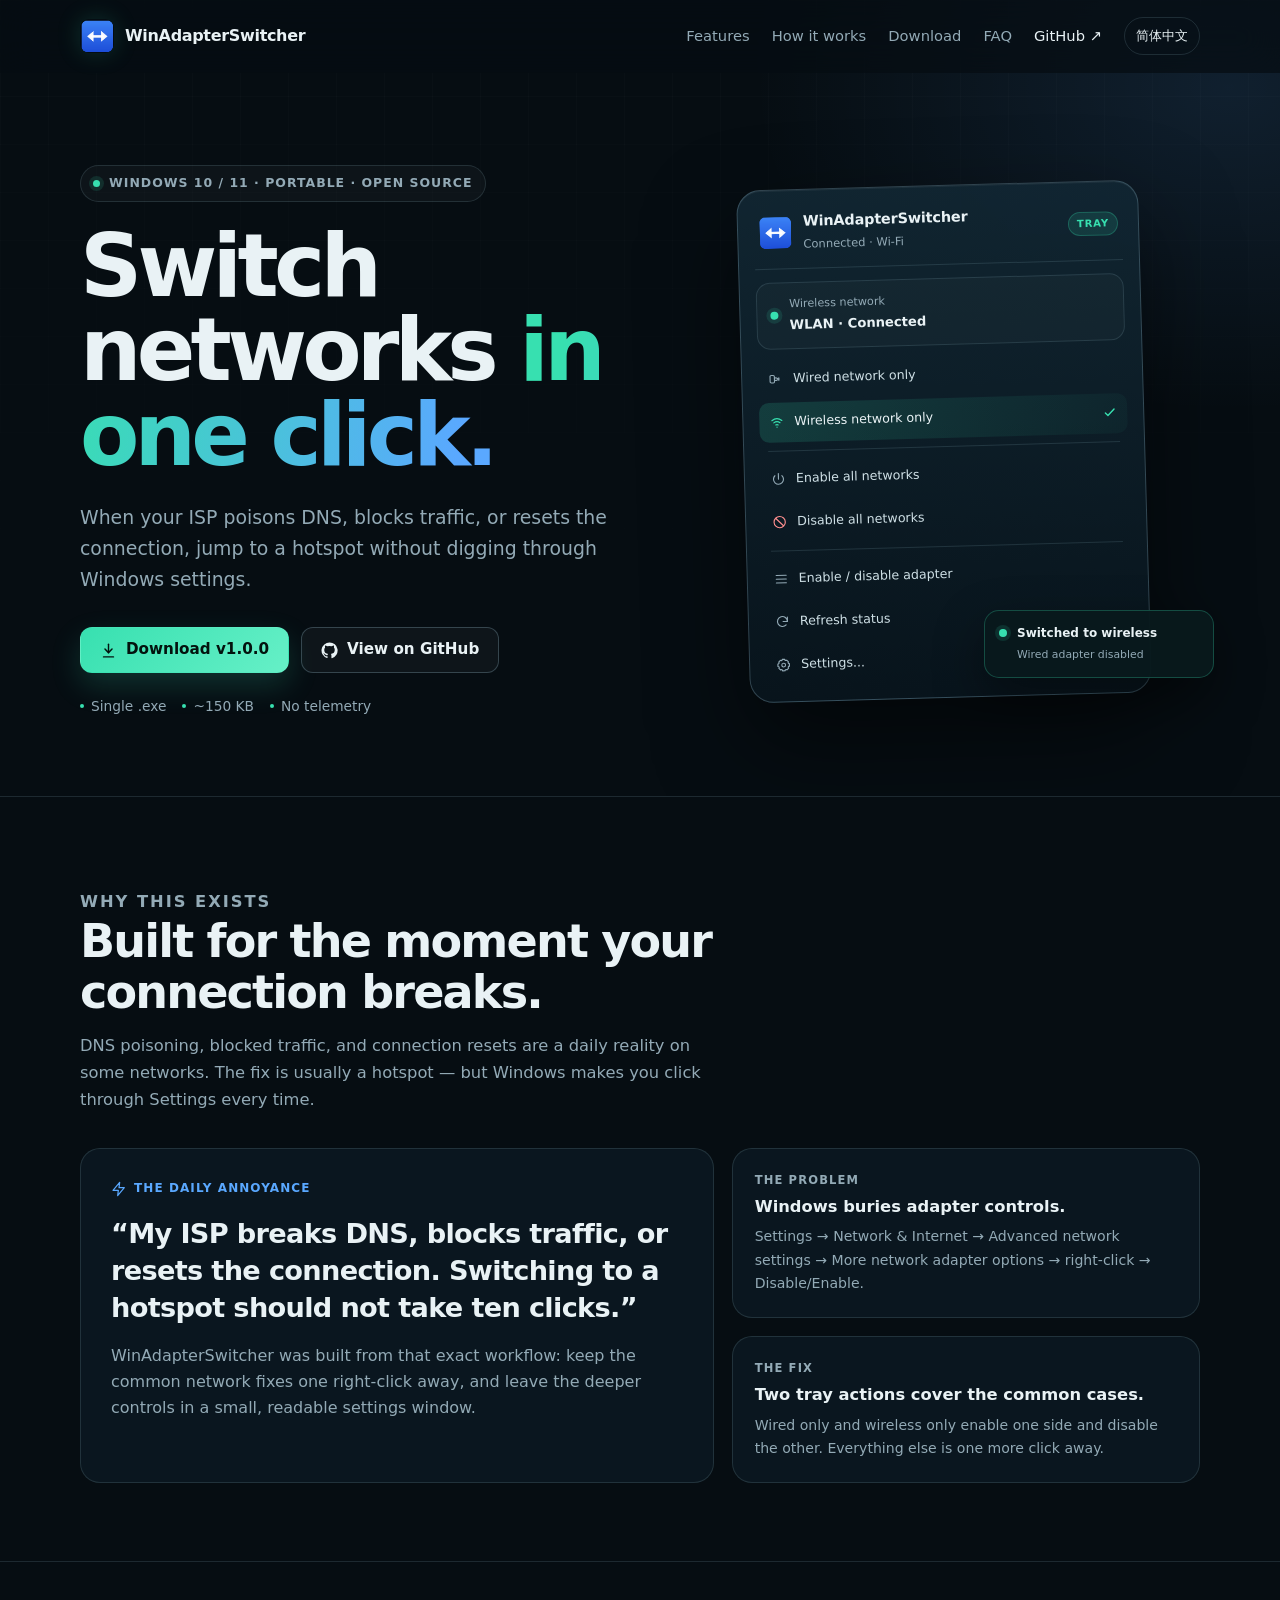
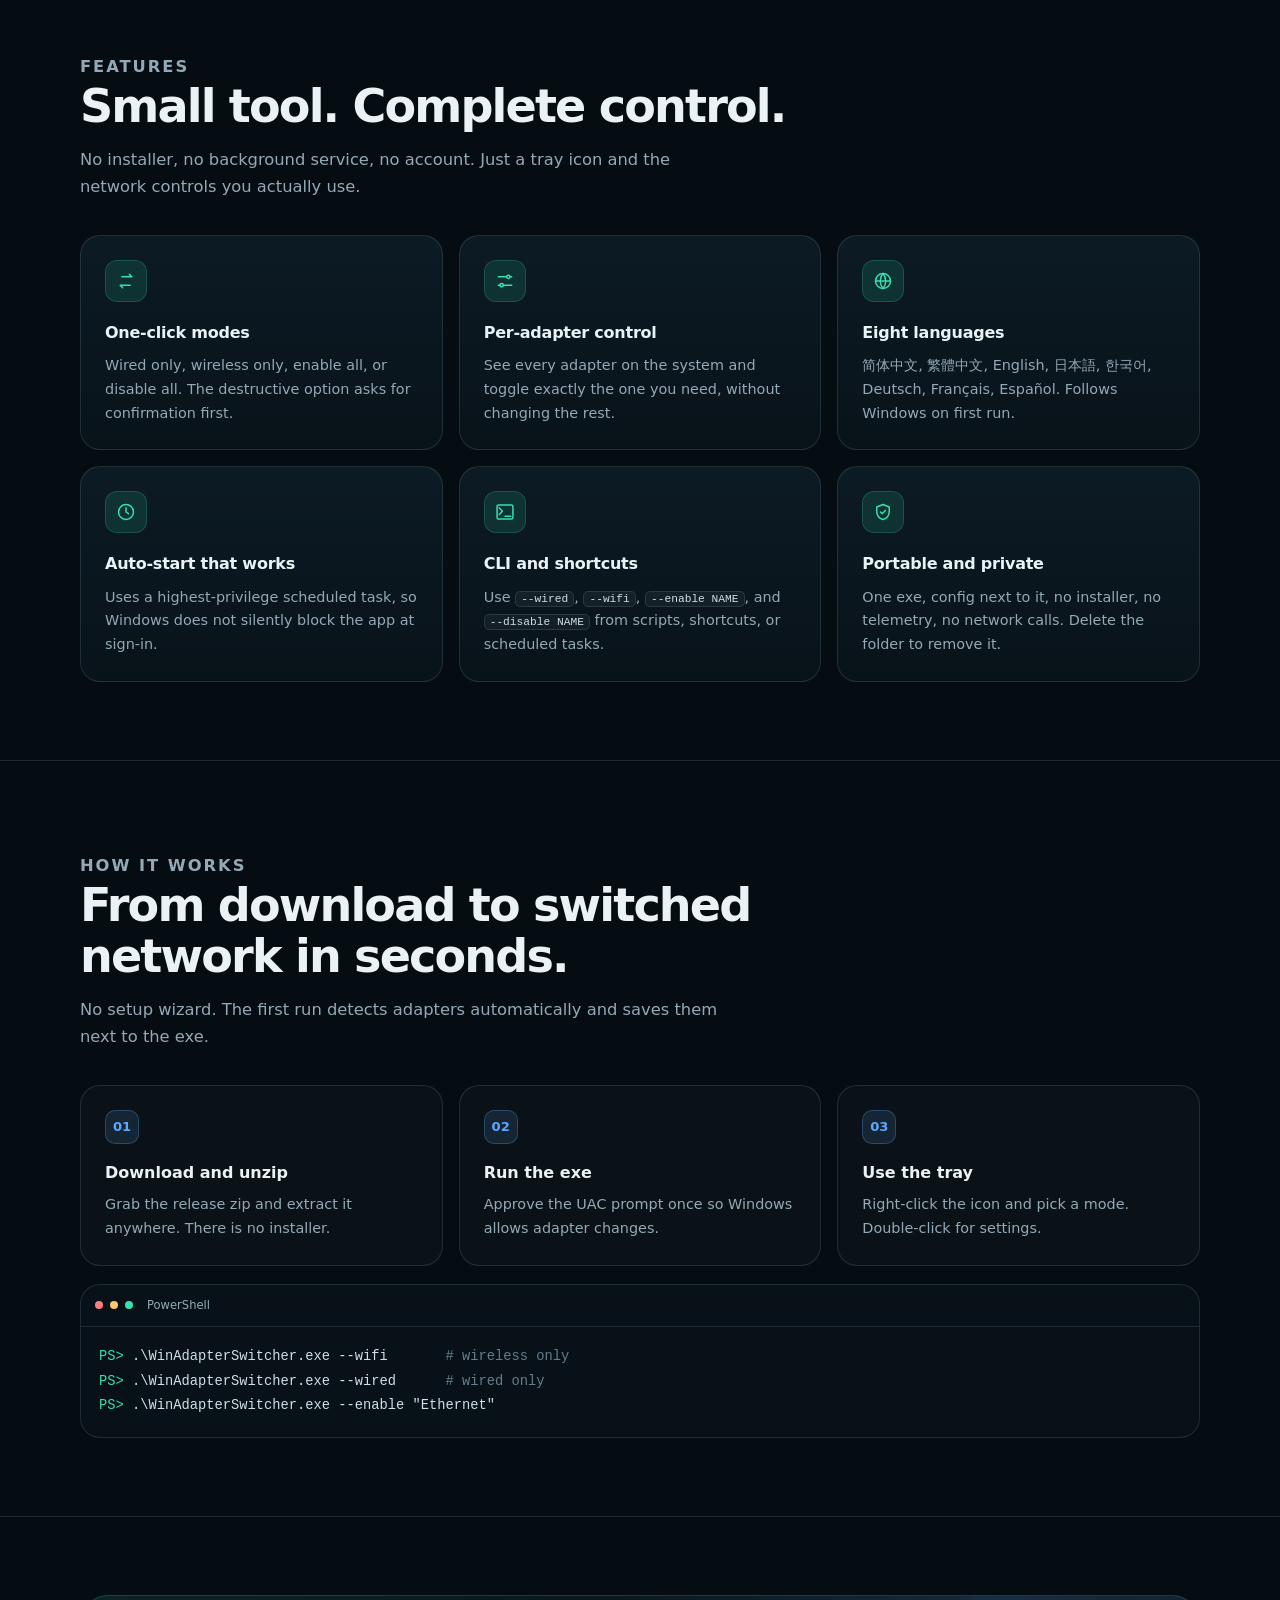
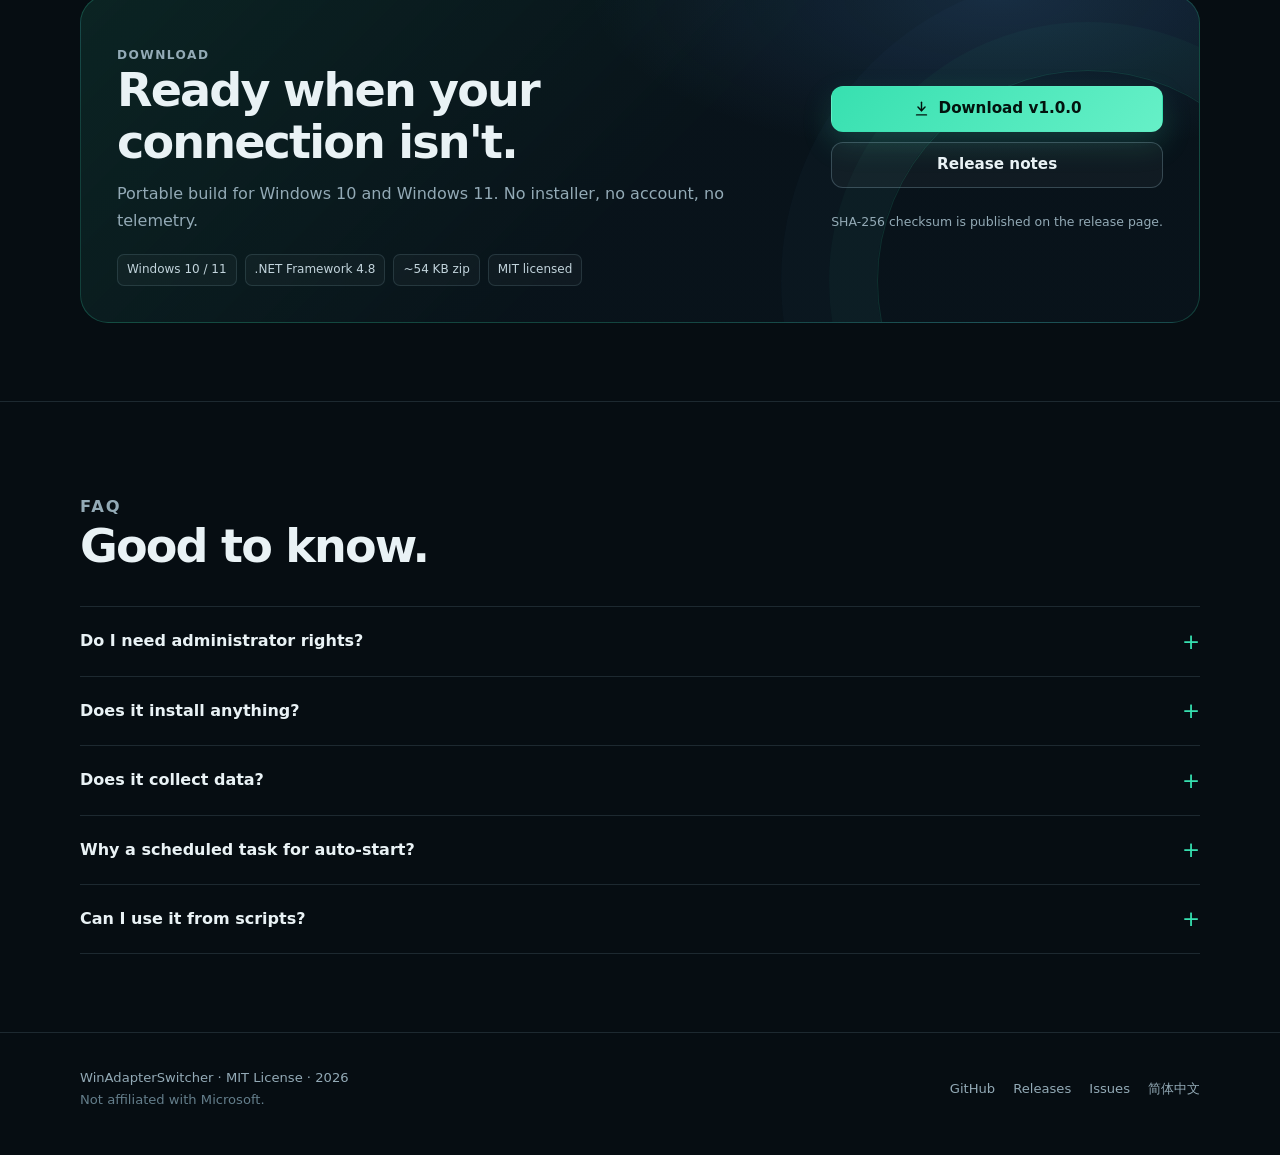
<file: docs/index.html>
<!doctype html>
<html lang="en">
<head>
    <meta charset="utf-8">
    <meta name="viewport" content="width=device-width, initial-scale=1">
    <title>WinAdapterSwitcher — One-click network switching for Windows</title>
    <meta name="description" content="A portable Windows 10/11 tray utility for switching between wired and wireless network adapters in one click. No installer, no telemetry.">
    <meta name="theme-color" content="#060d12">
    <meta name="color-scheme" content="dark">
    <meta property="og:title" content="WinAdapterSwitcher — One-click network switching for Windows">
    <meta property="og:description" content="Jump to a hotspot without digging through Windows settings. Portable, open source, and privacy-friendly.">
    <meta property="og:type" content="website">
    <meta property="og:image" content="assets/og.png">
    <meta name="twitter:card" content="summary_large_image">
    <link rel="icon" href="assets/app.ico">
    <link rel="stylesheet" href="assets/styles.css">
</head>
<body>
    <a class="skip-link" href="#main">Skip to content</a>

    <header class="site-header">
        <div class="container header-inner">
            <a class="brand" href="index.html" aria-label="WinAdapterSwitcher home">
                <img src="assets/app.png" alt="" width="34" height="34">
                <span>WinAdapterSwitcher</span>
            </a>
            <nav class="nav" aria-label="Primary navigation">
                <a href="#features">Features</a>
                <a href="#how">How it works</a>
                <a href="#download">Download</a>
                <a href="#faq">FAQ</a>
                <a class="nav-github" href="https://github.com/NOTF-API/win-adapter-switcher">GitHub ↗</a>
                <a class="lang" href="zh-CN.html" lang="zh-CN">简体中文</a>
            </nav>
        </div>
    </header>

    <main id="main">
        <section class="hero">
            <div class="container hero-grid">
                <div class="hero-copy">
                    <p class="eyebrow"><span class="status-dot"></span> Windows 10 / 11 · Portable · Open source</p>
                    <h1>Switch networks <span class="gradient">in one click.</span></h1>
                    <p class="lede">When your ISP poisons DNS, blocks traffic, or resets the connection, jump to a hotspot without digging through Windows settings.</p>
                    <div class="hero-actions">
                        <a class="button button-primary" href="https://github.com/NOTF-API/win-adapter-switcher/releases/download/v1.0.0/WinAdapterSwitcher-v1.0.0.zip">
                            <svg viewBox="0 0 24 24" fill="none" stroke="currentColor" stroke-width="2" stroke-linecap="round" stroke-linejoin="round" aria-hidden="true"><path d="M12 3v12"/><path d="m7 10 5 5 5-5"/><path d="M5 21h14"/></svg>
                            Download v1.0.0
                        </a>
                        <a class="button button-ghost" href="https://github.com/NOTF-API/win-adapter-switcher">
                            <svg viewBox="0 0 24 24" fill="currentColor" aria-hidden="true"><path d="M12 .7a11.3 11.3 0 0 0-3.6 22c.6.1.8-.2.8-.5v-2.1c-3.3.7-4-1.4-4-1.4-.5-1.4-1.3-1.8-1.3-1.8-1.1-.7.1-.7.1-.7 1.2.1 1.8 1.2 1.8 1.2 1.1 1.8 2.8 1.3 3.5 1 .1-.8.4-1.3.8-1.6-2.7-.3-5.5-1.3-5.5-5.8 0-1.3.5-2.3 1.2-3.1-.1-.3-.5-1.5.1-3.1 0 0 1-.3 3.2 1.2a11 11 0 0 1 5.8 0c2.2-1.5 3.2-1.2 3.2-1.2.6 1.6.2 2.8.1 3.1.8.8 1.2 1.8 1.2 3.1 0 4.5-2.8 5.5-5.5 5.8.4.4.8 1.1.8 2.2v3.3c0 .3.2.6.8.5A11.3 11.3 0 0 0 12 .7Z"/></svg>
                            View on GitHub
                        </a>
                    </div>
                    <ul class="meta-list">
                        <li>Single .exe</li>
                        <li>~150 KB</li>
                        <li>No telemetry</li>
                    </ul>
                </div>

                <div class="hero-visual" role="img" aria-label="Preview of the WinAdapterSwitcher tray menu">
                    <div class="hero-glow"></div>
                    <div class="tray-card">
                        <div class="tray-head">
                            <img src="assets/app.png" alt="" width="34" height="34">
                            <div>
                                <strong>WinAdapterSwitcher</strong>
                                <span>Connected · Wi-Fi</span>
                            </div>
                            <span class="tray-badge">Tray</span>
                        </div>
                        <div class="tray-status">
                            <span class="status-dot"></span>
                            <div>
                                <span>Wireless network</span>
                                <strong>WLAN · Connected</strong>
                            </div>
                        </div>
                        <div class="tray-menu">
                            <div class="tray-row">
                                <svg viewBox="0 0 24 24" fill="none" stroke="currentColor" stroke-width="1.8" stroke-linecap="round" stroke-linejoin="round" aria-hidden="true"><rect x="3" y="6" width="7" height="12" rx="2"/><path d="M10 10h3l4 2-4 2h-3"/><path d="M17 10v4"/></svg>
                                <span>Wired network only</span>
                                <span class="row-check"><svg viewBox="0 0 24 24" fill="none" stroke="currentColor" stroke-width="2.2" stroke-linecap="round" stroke-linejoin="round" aria-hidden="true"><path d="m5 12 4 4L19 6"/></svg></span>
                            </div>
                            <div class="tray-row active">
                                <svg viewBox="0 0 24 24" fill="none" stroke="currentColor" stroke-width="1.8" stroke-linecap="round" stroke-linejoin="round" aria-hidden="true"><path d="M4 9.5a13 13 0 0 1 16 0"/><path d="M7 13a8.5 8.5 0 0 1 10 0"/><path d="M10 16.5a4 4 0 0 1 4 0"/><circle cx="12" cy="20" r="1" fill="currentColor" stroke="none"/></svg>
                                <span>Wireless network only</span>
                                <span class="row-check"><svg viewBox="0 0 24 24" fill="none" stroke="currentColor" stroke-width="2.2" stroke-linecap="round" stroke-linejoin="round" aria-hidden="true"><path d="m5 12 4 4L19 6"/></svg></span>
                            </div>
                            <div class="tray-separator"></div>
                            <div class="tray-row">
                                <svg viewBox="0 0 24 24" fill="none" stroke="currentColor" stroke-width="1.8" stroke-linecap="round" stroke-linejoin="round" aria-hidden="true"><path d="M12 3v9"/><path d="M6.4 6.4a8 8 0 1 0 11.2 0"/></svg>
                                <span>Enable all networks</span>
                            </div>
                            <div class="tray-row danger">
                                <svg viewBox="0 0 24 24" fill="none" stroke="currentColor" stroke-width="1.8" stroke-linecap="round" stroke-linejoin="round" aria-hidden="true"><circle cx="12" cy="12" r="9"/><path d="m6 6 12 12"/></svg>
                                <span>Disable all networks</span>
                            </div>
                            <div class="tray-separator"></div>
                            <div class="tray-row">
                                <svg viewBox="0 0 24 24" fill="none" stroke="currentColor" stroke-width="1.8" stroke-linecap="round" stroke-linejoin="round" aria-hidden="true"><path d="M4 6h16"/><path d="M4 12h16"/><path d="M4 18h16"/></svg>
                                <span>Enable / disable adapter</span>
                            </div>
                            <div class="tray-row">
                                <svg viewBox="0 0 24 24" fill="none" stroke="currentColor" stroke-width="1.8" stroke-linecap="round" stroke-linejoin="round" aria-hidden="true"><path d="M20 11a8 8 0 1 0-2.3 5.7"/><path d="M20 4v7h-7"/></svg>
                                <span>Refresh status</span>
                            </div>
                            <div class="tray-row">
                                <svg viewBox="0 0 24 24" fill="none" stroke="currentColor" stroke-width="1.8" stroke-linecap="round" stroke-linejoin="round" aria-hidden="true"><circle cx="12" cy="12" r="3"/><path d="M19.4 15a1.7 1.7 0 0 0 .3 1.9l.1.1-2.8 2.8-.1-.1a1.7 1.7 0 0 0-1.9-.3 1.7 1.7 0 0 0-1 1.6v.2h-4v-.2a1.7 1.7 0 0 0-1-1.6 1.7 1.7 0 0 0-1.9.3l-.1.1L4.2 17l.1-.1a1.7 1.7 0 0 0 .3-1.9A1.7 1.7 0 0 0 3 14H2.8v-4H3a1.7 1.7 0 0 0 1.6-1 1.7 1.7 0 0 0-.3-1.9L4.2 7 7 4.2l.1.1a1.7 1.7 0 0 0 1.9.3A1.7 1.7 0 0 0 10 3V2.8h4V3a1.7 1.7 0 0 0 1 1.6 1.7 1.7 0 0 0 1.9-.3l.1-.1L19.8 7l-.1.1a1.7 1.7 0 0 0-.3 1.9 1.7 1.7 0 0 0 1.6 1h.2v4H21a1.7 1.7 0 0 0-1.6 1Z"/></svg>
                                <span>Settings...</span>
                            </div>
                        </div>
                    </div>
                    <div class="toast-card">
                        <span class="status-dot"></span>
                        <div>
                            <strong>Switched to wireless</strong>
                            <span>Wired adapter disabled</span>
                        </div>
                    </div>
                </div>
            </div>
        </section>

        <section class="section" id="why">
            <div class="container">
                <div class="section-head">
                    <p class="kicker">Why this exists</p>
                    <h2>Built for the moment your connection breaks.</h2>
                    <p>DNS poisoning, blocked traffic, and connection resets are a daily reality on some networks. The fix is usually a hotspot — but Windows makes you click through Settings every time.</p>
                </div>
                <div class="why-grid">
                    <div class="story-card">
                        <span class="story-tag">
                            <svg viewBox="0 0 24 24" fill="none" stroke="currentColor" stroke-width="1.8" stroke-linecap="round" stroke-linejoin="round" aria-hidden="true"><path d="M13 2 3 14h8l-1 8 10-12h-8l1-8Z"/></svg>
                            The daily annoyance
                        </span>
                        <blockquote>“My ISP breaks DNS, blocks traffic, or resets the connection. Switching to a hotspot should not take ten clicks.”</blockquote>
                        <p>WinAdapterSwitcher was built from that exact workflow: keep the common network fixes one right-click away, and leave the deeper controls in a small, readable settings window.</p>
                    </div>
                    <div class="side-stack">
                        <div class="side-card">
                            <span class="label">The problem</span>
                            <strong>Windows buries adapter controls.</strong>
                            <p>Settings → Network &amp; Internet → Advanced network settings → More network adapter options → right-click → Disable/Enable.</p>
                        </div>
                        <div class="side-card">
                            <span class="label">The fix</span>
                            <strong>Two tray actions cover the common cases.</strong>
                            <p>Wired only and wireless only enable one side and disable the other. Everything else is one more click away.</p>
                        </div>
                    </div>
                </div>
            </div>
        </section>

        <section class="section" id="features">
            <div class="container">
                <div class="section-head">
                    <p class="kicker">Features</p>
                    <h2>Small tool. Complete control.</h2>
                    <p>No installer, no background service, no account. Just a tray icon and the network controls you actually use.</p>
                </div>
                <div class="feature-grid">
                    <article class="feature-card">
                        <div class="feature-icon">
                            <svg viewBox="0 0 24 24" fill="none" stroke="currentColor" stroke-width="1.8" stroke-linecap="round" stroke-linejoin="round" aria-hidden="true"><path d="M7 7h12l-3-3"/><path d="M17 17H5l3 3"/></svg>
                        </div>
                        <h3>One-click modes</h3>
                        <p>Wired only, wireless only, enable all, or disable all. The destructive option asks for confirmation first.</p>
                    </article>
                    <article class="feature-card">
                        <div class="feature-icon">
                            <svg viewBox="0 0 24 24" fill="none" stroke="currentColor" stroke-width="1.8" stroke-linecap="round" stroke-linejoin="round" aria-hidden="true"><path d="M4 7h10"/><path d="M18 7h2"/><circle cx="16" cy="7" r="2"/><path d="M4 17h2"/><path d="M10 17h10"/><circle cx="8" cy="17" r="2"/></svg>
                        </div>
                        <h3>Per-adapter control</h3>
                        <p>See every adapter on the system and toggle exactly the one you need, without changing the rest.</p>
                    </article>
                    <article class="feature-card">
                        <div class="feature-icon">
                            <svg viewBox="0 0 24 24" fill="none" stroke="currentColor" stroke-width="1.8" stroke-linecap="round" stroke-linejoin="round" aria-hidden="true"><circle cx="12" cy="12" r="9"/><path d="M3 12h18"/><path d="M12 3a14 14 0 0 1 0 18"/><path d="M12 3a14 14 0 0 0 0 18"/></svg>
                        </div>
                        <h3>Eight languages</h3>
                        <p>简体中文, 繁體中文, English, 日本語, 한국어, Deutsch, Français, Español. Follows Windows on first run.</p>
                    </article>
                    <article class="feature-card">
                        <div class="feature-icon">
                            <svg viewBox="0 0 24 24" fill="none" stroke="currentColor" stroke-width="1.8" stroke-linecap="round" stroke-linejoin="round" aria-hidden="true"><circle cx="12" cy="12" r="9"/><path d="M12 7v5l3 2"/></svg>
                        </div>
                        <h3>Auto-start that works</h3>
                        <p>Uses a highest-privilege scheduled task, so Windows does not silently block the app at sign-in.</p>
                    </article>
                    <article class="feature-card">
                        <div class="feature-icon">
                            <svg viewBox="0 0 24 24" fill="none" stroke="currentColor" stroke-width="1.8" stroke-linecap="round" stroke-linejoin="round" aria-hidden="true"><path d="m5 7 4 4-4 4"/><path d="M12 17h7"/><rect x="2.5" y="3.5" width="19" height="17" rx="2"/></svg>
                        </div>
                        <h3>CLI and shortcuts</h3>
                        <p>Use <code>--wired</code>, <code>--wifi</code>, <code>--enable NAME</code>, and <code>--disable NAME</code> from scripts, shortcuts, or scheduled tasks.</p>
                    </article>
                    <article class="feature-card">
                        <div class="feature-icon">
                            <svg viewBox="0 0 24 24" fill="none" stroke="currentColor" stroke-width="1.8" stroke-linecap="round" stroke-linejoin="round" aria-hidden="true"><path d="M12 3 4.5 6v5.2c0 4.8 3.2 8.7 7.5 9.8 4.3-1.1 7.5-5 7.5-9.8V6L12 3Z"/><path d="m9 12 2 2 4-4"/></svg>
                        </div>
                        <h3>Portable and private</h3>
                        <p>One exe, config next to it, no installer, no telemetry, no network calls. Delete the folder to remove it.</p>
                    </article>
                </div>
            </div>
        </section>

        <section class="section" id="how">
            <div class="container">
                <div class="section-head">
                    <p class="kicker">How it works</p>
                    <h2>From download to switched network in seconds.</h2>
                    <p>No setup wizard. The first run detects adapters automatically and saves them next to the exe.</p>
                </div>
                <div class="steps">
                    <article class="step">
                        <div class="step-number">01</div>
                        <h3>Download and unzip</h3>
                        <p>Grab the release zip and extract it anywhere. There is no installer.</p>
                    </article>
                    <article class="step">
                        <div class="step-number">02</div>
                        <h3>Run the exe</h3>
                        <p>Approve the UAC prompt once so Windows allows adapter changes.</p>
                    </article>
                    <article class="step">
                        <div class="step-number">03</div>
                        <h3>Use the tray</h3>
                        <p>Right-click the icon and pick a mode. Double-click for settings.</p>
                    </article>
                </div>
                <div class="terminal">
                    <div class="terminal-bar"><span></span><span></span><span></span><em>PowerShell</em></div>
                    <pre><span class="prompt">PS&gt;</span> .\WinAdapterSwitcher.exe --wifi       <span class="comment"># wireless only</span>
<span class="prompt">PS&gt;</span> .\WinAdapterSwitcher.exe --wired      <span class="comment"># wired only</span>
<span class="prompt">PS&gt;</span> .\WinAdapterSwitcher.exe --enable "Ethernet"</pre>
                </div>
            </div>
        </section>

        <section class="section" id="download">
            <div class="container">
                <div class="download-card">
                    <div class="download-copy">
                        <p class="kicker">Download</p>
                        <h2>Ready when your connection isn't.</h2>
                        <p>Portable build for Windows 10 and Windows 11. No installer, no account, no telemetry.</p>
                        <ul class="spec-list">
                            <li>Windows 10 / 11</li>
                            <li>.NET Framework 4.8</li>
                            <li>~54 KB zip</li>
                            <li>MIT licensed</li>
                        </ul>
                    </div>
                    <div class="download-actions">
                        <a class="button button-primary" href="https://github.com/NOTF-API/win-adapter-switcher/releases/download/v1.0.0/WinAdapterSwitcher-v1.0.0.zip">
                            <svg viewBox="0 0 24 24" fill="none" stroke="currentColor" stroke-width="2" stroke-linecap="round" stroke-linejoin="round" aria-hidden="true"><path d="M12 3v12"/><path d="m7 10 5 5 5-5"/><path d="M5 21h14"/></svg>
                            Download v1.0.0
                        </a>
                        <a class="button button-ghost" href="https://github.com/NOTF-API/win-adapter-switcher/releases/tag/v1.0.0">Release notes</a>
                        <span class="download-note">SHA-256 checksum is published on the release page.</span>
                    </div>
                </div>
            </div>
        </section>

        <section class="section" id="faq">
            <div class="container">
                <div class="section-head">
                    <p class="kicker">FAQ</p>
                    <h2>Good to know.</h2>
                </div>
                <div class="faq-list">
                    <details class="faq-item">
                        <summary>Do I need administrator rights?</summary>
                        <p>Yes. Windows requires elevation to enable or disable network adapters. The exe declares <code>requireAdministrator</code>, so Windows shows a UAC prompt at launch.</p>
                    </details>
                    <details class="faq-item">
                        <summary>Does it install anything?</summary>
                        <p>No. It is a single portable exe. If you enable auto-start, it creates one scheduled task for the current user. Turning auto-start off removes that task.</p>
                    </details>
                    <details class="faq-item">
                        <summary>Does it collect data?</summary>
                        <p>No. The app has no network access, telemetry, or ads. Settings are stored in <code>config.ini</code> next to the exe.</p>
                    </details>
                    <details class="faq-item">
                        <summary>Why a scheduled task for auto-start?</summary>
                        <p>Windows is unreliable when launching elevated apps from the Run key. A highest-privilege logon task starts reliably without an extra UAC prompt.</p>
                    </details>
                    <details class="faq-item">
                        <summary>Can I use it from scripts?</summary>
                        <p>Yes. Use the command-line flags. If the app is already running, the command is forwarded to the existing instance.</p>
                    </details>
                </div>
            </div>
        </section>
    </main>

    <footer class="site-footer">
        <div class="container footer-inner">
            <div>
                <div>WinAdapterSwitcher · MIT License · <span data-year>2026</span></div>
                <div class="footer-note">Not affiliated with Microsoft.</div>
            </div>
            <nav class="footer-links" aria-label="Footer links">
                <a href="https://github.com/NOTF-API/win-adapter-switcher">GitHub</a>
                <a href="https://github.com/NOTF-API/win-adapter-switcher/releases">Releases</a>
                <a href="https://github.com/NOTF-API/win-adapter-switcher/issues">Issues</a>
                <a href="zh-CN.html" lang="zh-CN">简体中文</a>
            </nav>
        </div>
    </footer>

    <script src="assets/site.js" defer></script>
</body>
</html>
</file>
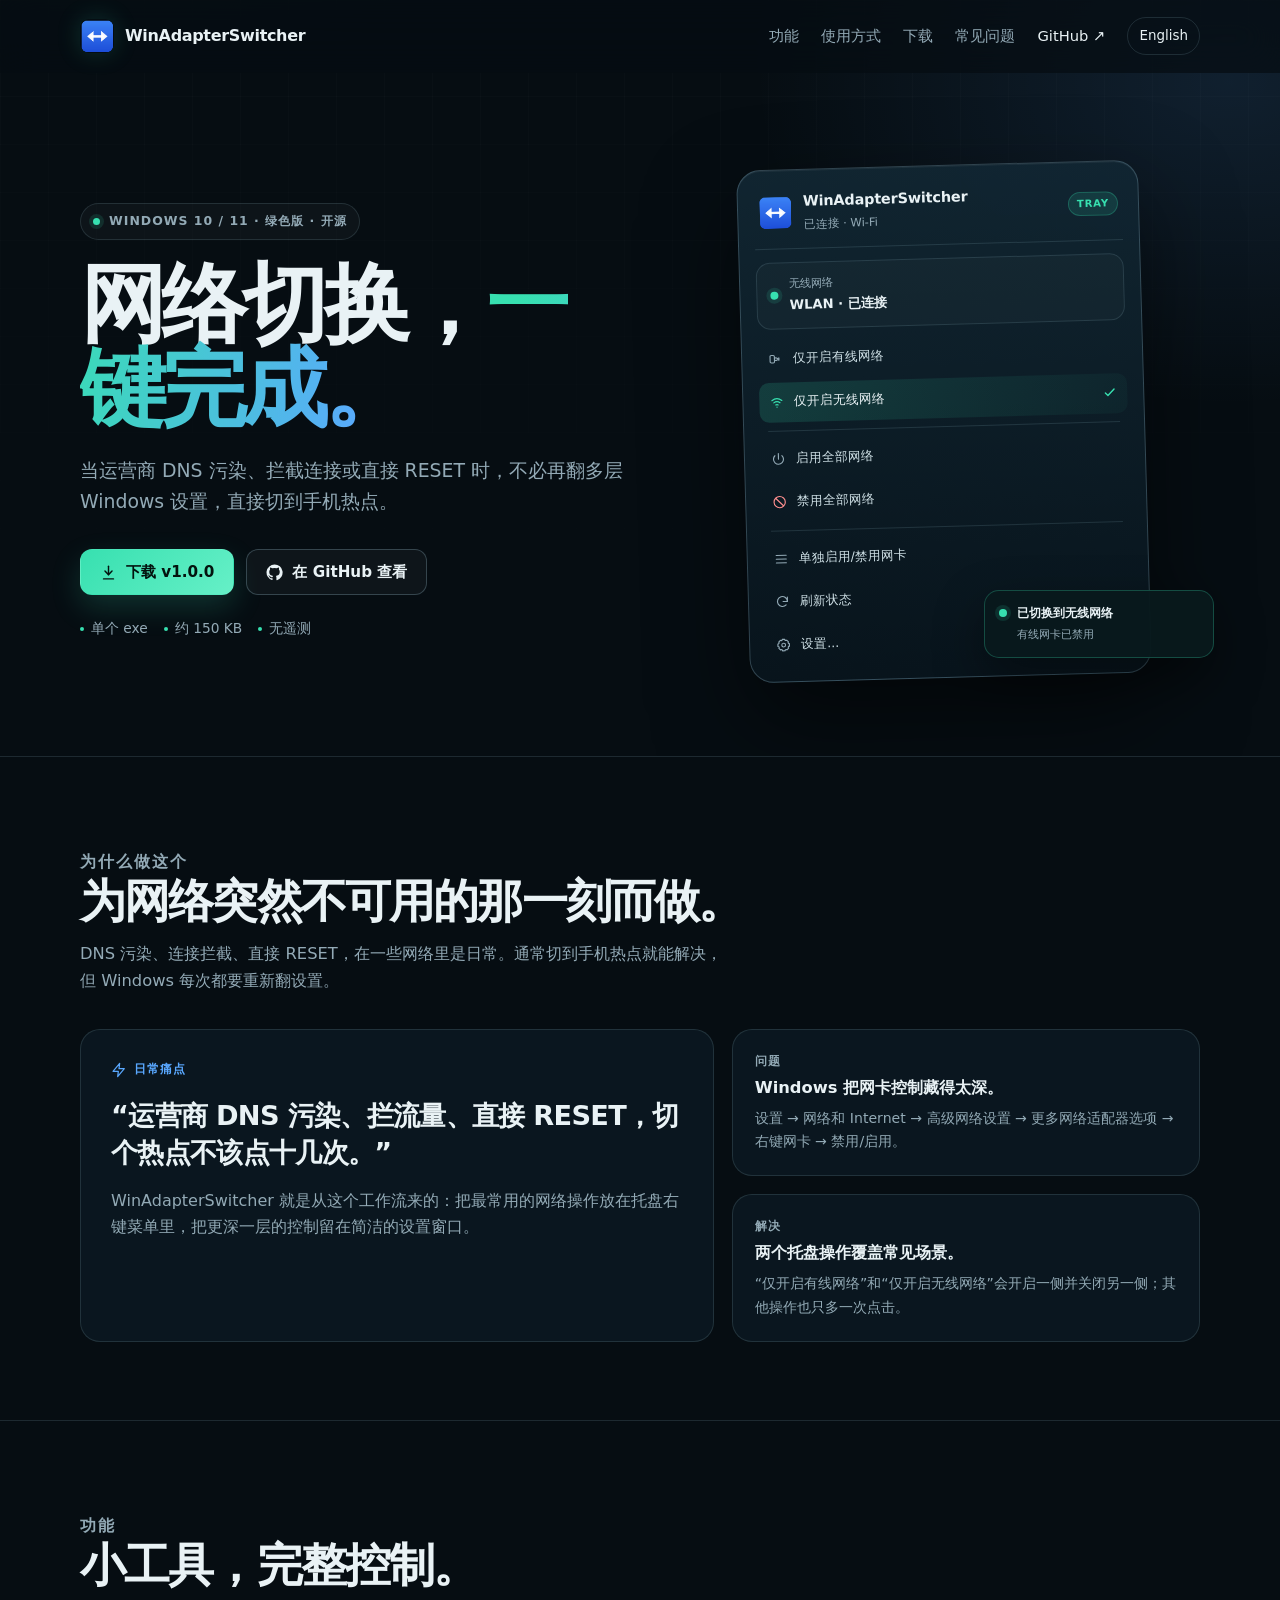
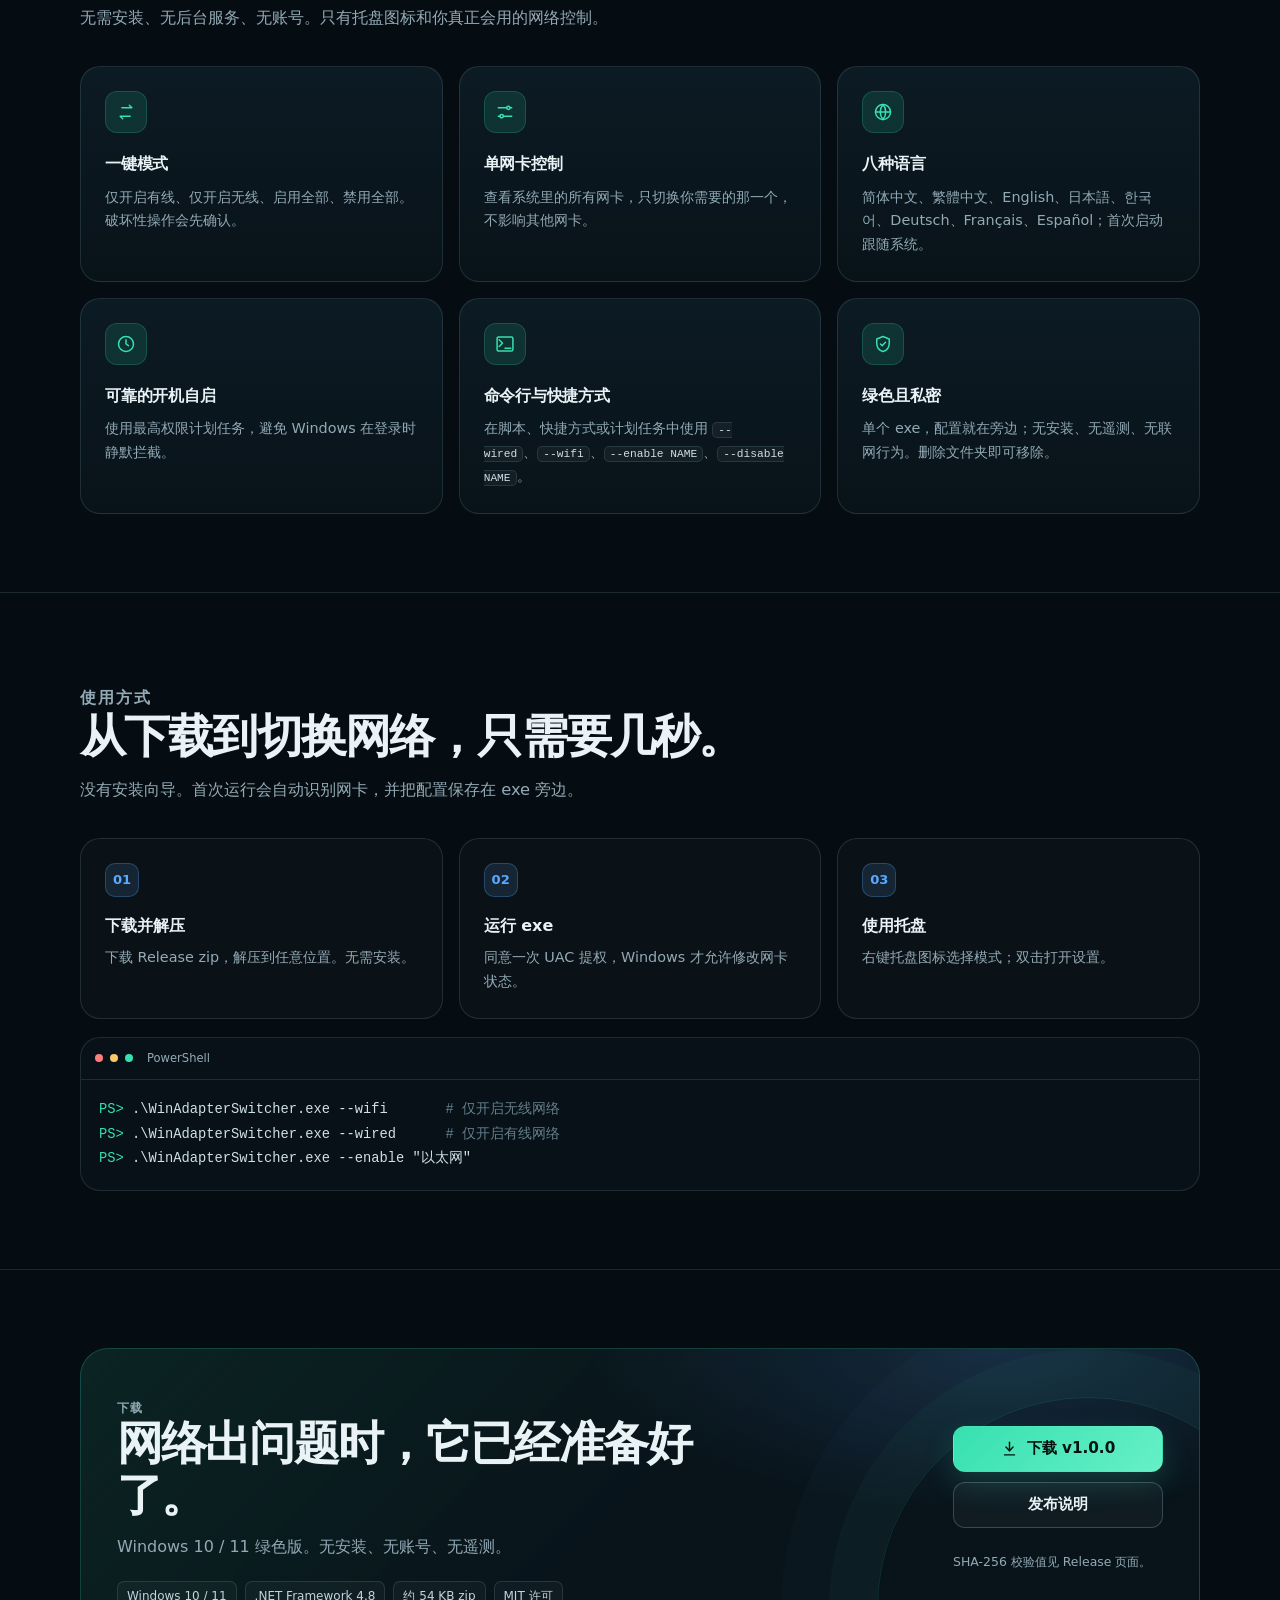
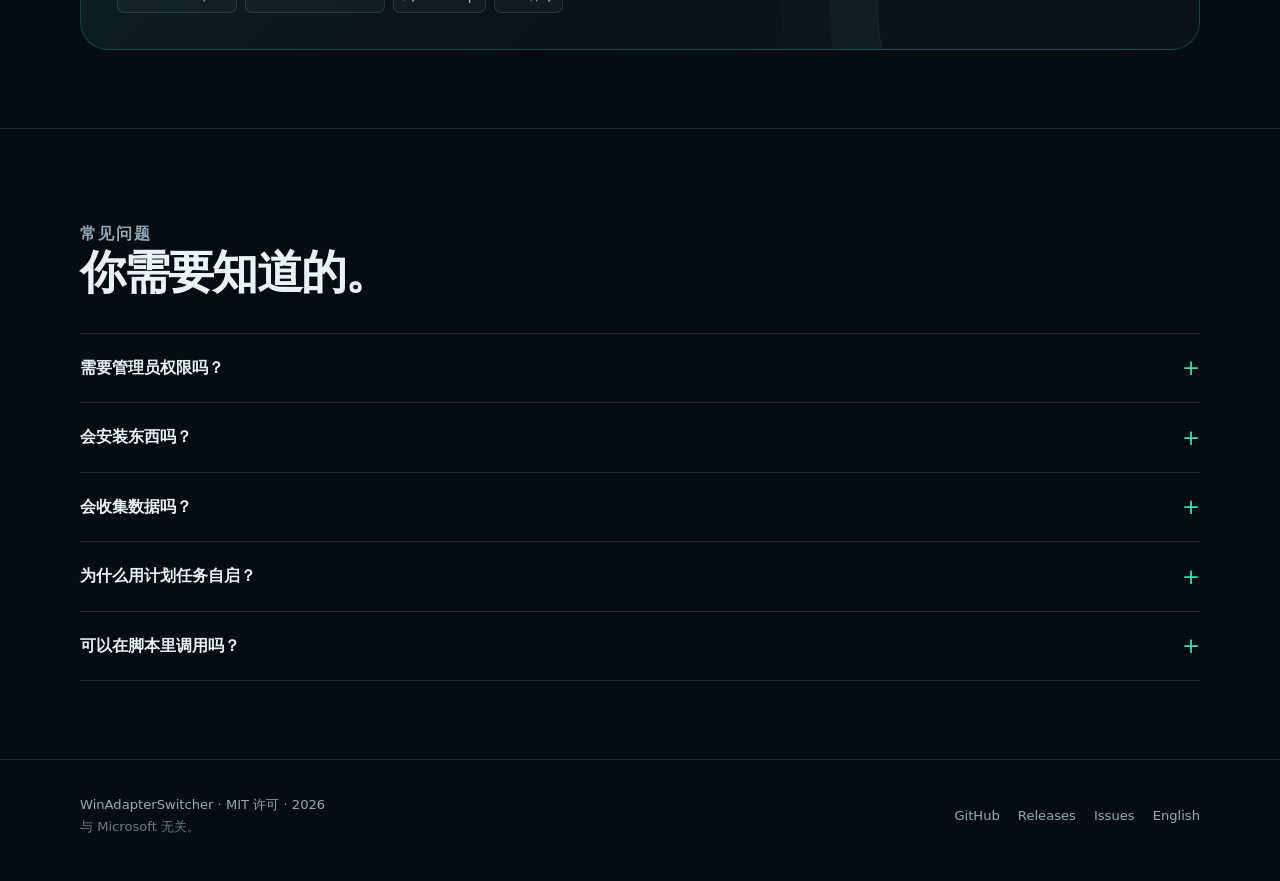
<file: docs/zh-CN.html>
<!doctype html>
<html lang="zh-CN">
<head>
    <meta charset="utf-8">
    <meta name="viewport" content="width=device-width, initial-scale=1">
    <title>WinAdapterSwitcher — Windows 一键网络切换工具</title>
    <meta name="description" content="Windows 10/11 托盘网络切换工具，一键在有线和无线网络之间切换。绿色单文件，无安装、无遥测。">
    <meta name="theme-color" content="#060d12">
    <meta name="color-scheme" content="dark">
    <meta property="og:title" content="WinAdapterSwitcher — Windows 一键网络切换工具">
    <meta property="og:description" content="不必再翻多层 Windows 设置，直接切到手机热点。绿色、开源、无遥测。">
    <meta property="og:type" content="website">
    <meta property="og:locale" content="zh_CN">
    <meta property="og:image" content="assets/og.png">
    <meta name="twitter:card" content="summary_large_image">
    <link rel="icon" href="assets/app.ico">
    <link rel="stylesheet" href="assets/styles.css">
</head>
<body>
    <a class="skip-link" href="#main">跳到正文</a>

    <header class="site-header">
        <div class="container header-inner">
            <a class="brand" href="zh-CN.html" aria-label="WinAdapterSwitcher 首页">
                <img src="assets/app.png" alt="" width="34" height="34">
                <span>WinAdapterSwitcher</span>
            </a>
            <nav class="nav" aria-label="主导航">
                <a href="#features">功能</a>
                <a href="#how">使用方式</a>
                <a href="#download">下载</a>
                <a href="#faq">常见问题</a>
                <a class="nav-github" href="https://github.com/NOTF-API/win-adapter-switcher">GitHub ↗</a>
                <a class="lang" href="index.html" lang="en">English</a>
            </nav>
        </div>
    </header>

    <main id="main">
        <section class="hero">
            <div class="container hero-grid">
                <div class="hero-copy">
                    <p class="eyebrow"><span class="status-dot"></span> Windows 10 / 11 · 绿色版 · 开源</p>
                    <h1>网络切换，<span class="gradient">一键完成。</span></h1>
                    <p class="lede">当运营商 DNS 污染、拦截连接或直接 RESET 时，不必再翻多层 Windows 设置，直接切到手机热点。</p>
                    <div class="hero-actions">
                        <a class="button button-primary" href="https://github.com/NOTF-API/win-adapter-switcher/releases/download/v1.0.0/WinAdapterSwitcher-v1.0.0.zip">
                            <svg viewBox="0 0 24 24" fill="none" stroke="currentColor" stroke-width="2" stroke-linecap="round" stroke-linejoin="round" aria-hidden="true"><path d="M12 3v12"/><path d="m7 10 5 5 5-5"/><path d="M5 21h14"/></svg>
                            下载 v1.0.0
                        </a>
                        <a class="button button-ghost" href="https://github.com/NOTF-API/win-adapter-switcher">
                            <svg viewBox="0 0 24 24" fill="currentColor" aria-hidden="true"><path d="M12 .7a11.3 11.3 0 0 0-3.6 22c.6.1.8-.2.8-.5v-2.1c-3.3.7-4-1.4-4-1.4-.5-1.4-1.3-1.8-1.3-1.8-1.1-.7.1-.7.1-.7 1.2.1 1.8 1.2 1.8 1.2 1.1 1.8 2.8 1.3 3.5 1 .1-.8.4-1.3.8-1.6-2.7-.3-5.5-1.3-5.5-5.8 0-1.3.5-2.3 1.2-3.1-.1-.3-.5-1.5.1-3.1 0 0 1-.3 3.2 1.2a11 11 0 0 1 5.8 0c2.2-1.5 3.2-1.2 3.2-1.2.6 1.6.2 2.8.1 3.1.8.8 1.2 1.8 1.2 3.1 0 4.5-2.8 5.5-5.5 5.8.4.4.8 1.1.8 2.2v3.3c0 .3.2.6.8.5A11.3 11.3 0 0 0 12 .7Z"/></svg>
                            在 GitHub 查看
                        </a>
                    </div>
                    <ul class="meta-list">
                        <li>单个 exe</li>
                        <li>约 150 KB</li>
                        <li>无遥测</li>
                    </ul>
                </div>

                <div class="hero-visual" role="img" aria-label="WinAdapterSwitcher 托盘菜单预览">
                    <div class="hero-glow"></div>
                    <div class="tray-card">
                        <div class="tray-head">
                            <img src="assets/app.png" alt="" width="34" height="34">
                            <div>
                                <strong>WinAdapterSwitcher</strong>
                                <span>已连接 · Wi-Fi</span>
                            </div>
                            <span class="tray-badge">Tray</span>
                        </div>
                        <div class="tray-status">
                            <span class="status-dot"></span>
                            <div>
                                <span>无线网络</span>
                                <strong>WLAN · 已连接</strong>
                            </div>
                        </div>
                        <div class="tray-menu">
                            <div class="tray-row">
                                <svg viewBox="0 0 24 24" fill="none" stroke="currentColor" stroke-width="1.8" stroke-linecap="round" stroke-linejoin="round" aria-hidden="true"><rect x="3" y="6" width="7" height="12" rx="2"/><path d="M10 10h3l4 2-4 2h-3"/><path d="M17 10v4"/></svg>
                                <span>仅开启有线网络</span>
                                <span class="row-check"><svg viewBox="0 0 24 24" fill="none" stroke="currentColor" stroke-width="2.2" stroke-linecap="round" stroke-linejoin="round" aria-hidden="true"><path d="m5 12 4 4L19 6"/></svg></span>
                            </div>
                            <div class="tray-row active">
                                <svg viewBox="0 0 24 24" fill="none" stroke="currentColor" stroke-width="1.8" stroke-linecap="round" stroke-linejoin="round" aria-hidden="true"><path d="M4 9.5a13 13 0 0 1 16 0"/><path d="M7 13a8.5 8.5 0 0 1 10 0"/><path d="M10 16.5a4 4 0 0 1 4 0"/><circle cx="12" cy="20" r="1" fill="currentColor" stroke="none"/></svg>
                                <span>仅开启无线网络</span>
                                <span class="row-check"><svg viewBox="0 0 24 24" fill="none" stroke="currentColor" stroke-width="2.2" stroke-linecap="round" stroke-linejoin="round" aria-hidden="true"><path d="m5 12 4 4L19 6"/></svg></span>
                            </div>
                            <div class="tray-separator"></div>
                            <div class="tray-row">
                                <svg viewBox="0 0 24 24" fill="none" stroke="currentColor" stroke-width="1.8" stroke-linecap="round" stroke-linejoin="round" aria-hidden="true"><path d="M12 3v9"/><path d="M6.4 6.4a8 8 0 1 0 11.2 0"/></svg>
                                <span>启用全部网络</span>
                            </div>
                            <div class="tray-row danger">
                                <svg viewBox="0 0 24 24" fill="none" stroke="currentColor" stroke-width="1.8" stroke-linecap="round" stroke-linejoin="round" aria-hidden="true"><circle cx="12" cy="12" r="9"/><path d="m6 6 12 12"/></svg>
                                <span>禁用全部网络</span>
                            </div>
                            <div class="tray-separator"></div>
                            <div class="tray-row">
                                <svg viewBox="0 0 24 24" fill="none" stroke="currentColor" stroke-width="1.8" stroke-linecap="round" stroke-linejoin="round" aria-hidden="true"><path d="M4 6h16"/><path d="M4 12h16"/><path d="M4 18h16"/></svg>
                                <span>单独启用/禁用网卡</span>
                            </div>
                            <div class="tray-row">
                                <svg viewBox="0 0 24 24" fill="none" stroke="currentColor" stroke-width="1.8" stroke-linecap="round" stroke-linejoin="round" aria-hidden="true"><path d="M20 11a8 8 0 1 0-2.3 5.7"/><path d="M20 4v7h-7"/></svg>
                                <span>刷新状态</span>
                            </div>
                            <div class="tray-row">
                                <svg viewBox="0 0 24 24" fill="none" stroke="currentColor" stroke-width="1.8" stroke-linecap="round" stroke-linejoin="round" aria-hidden="true"><circle cx="12" cy="12" r="3"/><path d="M19.4 15a1.7 1.7 0 0 0 .3 1.9l.1.1-2.8 2.8-.1-.1a1.7 1.7 0 0 0-1.9-.3 1.7 1.7 0 0 0-1 1.6v.2h-4v-.2a1.7 1.7 0 0 0-1-1.6 1.7 1.7 0 0 0-1.9.3l-.1.1L4.2 17l.1-.1a1.7 1.7 0 0 0 .3-1.9A1.7 1.7 0 0 0 3 14H2.8v-4H3a1.7 1.7 0 0 0 1.6-1 1.7 1.7 0 0 0-.3-1.9L4.2 7 7 4.2l.1.1a1.7 1.7 0 0 0 1.9.3A1.7 1.7 0 0 0 10 3V2.8h4V3a1.7 1.7 0 0 0 1 1.6 1.7 1.7 0 0 0 1.9-.3l.1-.1L19.8 7l-.1.1a1.7 1.7 0 0 0-.3 1.9 1.7 1.7 0 0 0 1.6 1h.2v4H21a1.7 1.7 0 0 0-1.6 1Z"/></svg>
                                <span>设置...</span>
                            </div>
                        </div>
                    </div>
                    <div class="toast-card">
                        <span class="status-dot"></span>
                        <div>
                            <strong>已切换到无线网络</strong>
                            <span>有线网卡已禁用</span>
                        </div>
                    </div>
                </div>
            </div>
        </section>

        <section class="section" id="why">
            <div class="container">
                <div class="section-head">
                    <p class="kicker">为什么做这个</p>
                    <h2>为网络突然不可用的那一刻而做。</h2>
                    <p>DNS 污染、连接拦截、直接 RESET，在一些网络里是日常。通常切到手机热点就能解决，但 Windows 每次都要重新翻设置。</p>
                </div>
                <div class="why-grid">
                    <div class="story-card">
                        <span class="story-tag">
                            <svg viewBox="0 0 24 24" fill="none" stroke="currentColor" stroke-width="1.8" stroke-linecap="round" stroke-linejoin="round" aria-hidden="true"><path d="M13 2 3 14h8l-1 8 10-12h-8l1-8Z"/></svg>
                            日常痛点
                        </span>
                        <blockquote>“运营商 DNS 污染、拦流量、直接 RESET，切个热点不该点十几次。”</blockquote>
                        <p>WinAdapterSwitcher 就是从这个工作流来的：把最常用的网络操作放在托盘右键菜单里，把更深一层的控制留在简洁的设置窗口。</p>
                    </div>
                    <div class="side-stack">
                        <div class="side-card">
                            <span class="label">问题</span>
                            <strong>Windows 把网卡控制藏得太深。</strong>
                            <p>设置 → 网络和 Internet → 高级网络设置 → 更多网络适配器选项 → 右键网卡 → 禁用/启用。</p>
                        </div>
                        <div class="side-card">
                            <span class="label">解决</span>
                            <strong>两个托盘操作覆盖常见场景。</strong>
                            <p>“仅开启有线网络”和“仅开启无线网络”会开启一侧并关闭另一侧；其他操作也只多一次点击。</p>
                        </div>
                    </div>
                </div>
            </div>
        </section>

        <section class="section" id="features">
            <div class="container">
                <div class="section-head">
                    <p class="kicker">功能</p>
                    <h2>小工具，完整控制。</h2>
                    <p>无需安装、无后台服务、无账号。只有托盘图标和你真正会用的网络控制。</p>
                </div>
                <div class="feature-grid">
                    <article class="feature-card">
                        <div class="feature-icon">
                            <svg viewBox="0 0 24 24" fill="none" stroke="currentColor" stroke-width="1.8" stroke-linecap="round" stroke-linejoin="round" aria-hidden="true"><path d="M7 7h12l-3-3"/><path d="M17 17H5l3 3"/></svg>
                        </div>
                        <h3>一键模式</h3>
                        <p>仅开启有线、仅开启无线、启用全部、禁用全部。破坏性操作会先确认。</p>
                    </article>
                    <article class="feature-card">
                        <div class="feature-icon">
                            <svg viewBox="0 0 24 24" fill="none" stroke="currentColor" stroke-width="1.8" stroke-linecap="round" stroke-linejoin="round" aria-hidden="true"><path d="M4 7h10"/><path d="M18 7h2"/><circle cx="16" cy="7" r="2"/><path d="M4 17h2"/><path d="M10 17h10"/><circle cx="8" cy="17" r="2"/></svg>
                        </div>
                        <h3>单网卡控制</h3>
                        <p>查看系统里的所有网卡，只切换你需要的那一个，不影响其他网卡。</p>
                    </article>
                    <article class="feature-card">
                        <div class="feature-icon">
                            <svg viewBox="0 0 24 24" fill="none" stroke="currentColor" stroke-width="1.8" stroke-linecap="round" stroke-linejoin="round" aria-hidden="true"><circle cx="12" cy="12" r="9"/><path d="M3 12h18"/><path d="M12 3a14 14 0 0 1 0 18"/><path d="M12 3a14 14 0 0 0 0 18"/></svg>
                        </div>
                        <h3>八种语言</h3>
                        <p>简体中文、繁體中文、English、日本語、한국어、Deutsch、Français、Español；首次启动跟随系统。</p>
                    </article>
                    <article class="feature-card">
                        <div class="feature-icon">
                            <svg viewBox="0 0 24 24" fill="none" stroke="currentColor" stroke-width="1.8" stroke-linecap="round" stroke-linejoin="round" aria-hidden="true"><circle cx="12" cy="12" r="9"/><path d="M12 7v5l3 2"/></svg>
                        </div>
                        <h3>可靠的开机自启</h3>
                        <p>使用最高权限计划任务，避免 Windows 在登录时静默拦截。</p>
                    </article>
                    <article class="feature-card">
                        <div class="feature-icon">
                            <svg viewBox="0 0 24 24" fill="none" stroke="currentColor" stroke-width="1.8" stroke-linecap="round" stroke-linejoin="round" aria-hidden="true"><path d="m5 7 4 4-4 4"/><path d="M12 17h7"/><rect x="2.5" y="3.5" width="19" height="17" rx="2"/></svg>
                        </div>
                        <h3>命令行与快捷方式</h3>
                        <p>在脚本、快捷方式或计划任务中使用 <code>--wired</code>、<code>--wifi</code>、<code>--enable NAME</code>、<code>--disable NAME</code>。</p>
                    </article>
                    <article class="feature-card">
                        <div class="feature-icon">
                            <svg viewBox="0 0 24 24" fill="none" stroke="currentColor" stroke-width="1.8" stroke-linecap="round" stroke-linejoin="round" aria-hidden="true"><path d="M12 3 4.5 6v5.2c0 4.8 3.2 8.7 7.5 9.8 4.3-1.1 7.5-5 7.5-9.8V6L12 3Z"/><path d="m9 12 2 2 4-4"/></svg>
                        </div>
                        <h3>绿色且私密</h3>
                        <p>单个 exe，配置就在旁边；无安装、无遥测、无联网行为。删除文件夹即可移除。</p>
                    </article>
                </div>
            </div>
        </section>

        <section class="section" id="how">
            <div class="container">
                <div class="section-head">
                    <p class="kicker">使用方式</p>
                    <h2>从下载到切换网络，只需要几秒。</h2>
                    <p>没有安装向导。首次运行会自动识别网卡，并把配置保存在 exe 旁边。</p>
                </div>
                <div class="steps">
                    <article class="step">
                        <div class="step-number">01</div>
                        <h3>下载并解压</h3>
                        <p>下载 Release zip，解压到任意位置。无需安装。</p>
                    </article>
                    <article class="step">
                        <div class="step-number">02</div>
                        <h3>运行 exe</h3>
                        <p>同意一次 UAC 提权，Windows 才允许修改网卡状态。</p>
                    </article>
                    <article class="step">
                        <div class="step-number">03</div>
                        <h3>使用托盘</h3>
                        <p>右键托盘图标选择模式；双击打开设置。</p>
                    </article>
                </div>
                <div class="terminal">
                    <div class="terminal-bar"><span></span><span></span><span></span><em>PowerShell</em></div>
                    <pre><span class="prompt">PS&gt;</span> .\WinAdapterSwitcher.exe --wifi       <span class="comment"># 仅开启无线网络</span>
<span class="prompt">PS&gt;</span> .\WinAdapterSwitcher.exe --wired      <span class="comment"># 仅开启有线网络</span>
<span class="prompt">PS&gt;</span> .\WinAdapterSwitcher.exe --enable "以太网"</pre>
                </div>
            </div>
        </section>

        <section class="section" id="download">
            <div class="container">
                <div class="download-card">
                    <div class="download-copy">
                        <p class="kicker">下载</p>
                        <h2>网络出问题时，它已经准备好了。</h2>
                        <p>Windows 10 / 11 绿色版。无安装、无账号、无遥测。</p>
                        <ul class="spec-list">
                            <li>Windows 10 / 11</li>
                            <li>.NET Framework 4.8</li>
                            <li>约 54 KB zip</li>
                            <li>MIT 许可</li>
                        </ul>
                    </div>
                    <div class="download-actions">
                        <a class="button button-primary" href="https://github.com/NOTF-API/win-adapter-switcher/releases/download/v1.0.0/WinAdapterSwitcher-v1.0.0.zip">
                            <svg viewBox="0 0 24 24" fill="none" stroke="currentColor" stroke-width="2" stroke-linecap="round" stroke-linejoin="round" aria-hidden="true"><path d="M12 3v12"/><path d="m7 10 5 5 5-5"/><path d="M5 21h14"/></svg>
                            下载 v1.0.0
                        </a>
                        <a class="button button-ghost" href="https://github.com/NOTF-API/win-adapter-switcher/releases/tag/v1.0.0">发布说明</a>
                        <span class="download-note">SHA-256 校验值见 Release 页面。</span>
                    </div>
                </div>
            </div>
        </section>

        <section class="section" id="faq">
            <div class="container">
                <div class="section-head">
                    <p class="kicker">常见问题</p>
                    <h2>你需要知道的。</h2>
                </div>
                <div class="faq-list">
                    <details class="faq-item">
                        <summary>需要管理员权限吗？</summary>
                        <p>需要。Windows 修改网卡状态必须提权。exe 声明了 <code>requireAdministrator</code>，启动时会弹 UAC。</p>
                    </details>
                    <details class="faq-item">
                        <summary>会安装东西吗？</summary>
                        <p>不会。只有一个绿色 exe。开启开机自启会创建当前用户的计划任务，关闭时会删除该任务。</p>
                    </details>
                    <details class="faq-item">
                        <summary>会收集数据吗？</summary>
                        <p>不会。程序不联网、无遥测、无广告。配置保存在 exe 同目录的 <code>config.ini</code>。</p>
                    </details>
                    <details class="faq-item">
                        <summary>为什么用计划任务自启？</summary>
                        <p>Windows 对 Run 注册表中提权程序的登录启动不可靠；最高权限计划任务可以稳定启动，且不会额外弹 UAC。</p>
                    </details>
                    <details class="faq-item">
                        <summary>可以在脚本里调用吗？</summary>
                        <p>可以。使用命令行参数；程序已运行时，命令会转发给现有实例。</p>
                    </details>
                </div>
            </div>
        </section>
    </main>

    <footer class="site-footer">
        <div class="container footer-inner">
            <div>
                <div>WinAdapterSwitcher · MIT 许可 · <span data-year>2026</span></div>
                <div class="footer-note">与 Microsoft 无关。</div>
            </div>
            <nav class="footer-links" aria-label="页脚链接">
                <a href="https://github.com/NOTF-API/win-adapter-switcher">GitHub</a>
                <a href="https://github.com/NOTF-API/win-adapter-switcher/releases">Releases</a>
                <a href="https://github.com/NOTF-API/win-adapter-switcher/issues">Issues</a>
                <a href="index.html" lang="en">English</a>
            </nav>
        </div>
    </footer>

    <script src="assets/site.js" defer></script>
</body>
</html>
</file>
<file: docs/assets/styles.css>
:root {
    --bg: #060d12;
    --bg-soft: #09141b;
    --panel: rgba(12, 26, 35, 0.78);
    --panel-solid: #0c1a23;
    --line: rgba(150, 190, 207, 0.16);
    --line-strong: rgba(150, 190, 207, 0.28);
    --text: #e9f2f5;
    --muted: #93aab6;
    --mint: #37e0b0;
    --mint-soft: rgba(55, 224, 176, 0.12);
    --blue: #5aa8ff;
    --blue-soft: rgba(90, 168, 255, 0.12);
    --amber: #f7c96b;
    --radius: 20px;
    --shadow: 0 40px 90px rgba(0, 0, 0, 0.5);
    --font: "Segoe UI Variable Text", "Segoe UI", "Microsoft YaHei UI", "Microsoft YaHei", system-ui, -apple-system, BlinkMacSystemFont, sans-serif;
}

* {
    box-sizing: border-box;
}

html {
    scroll-behavior: smooth;
    color-scheme: dark;
}

body {
    margin: 0;
    min-width: 320px;
    background:
        radial-gradient(900px 620px at 12% -8%, rgba(55, 224, 176, 0.13), transparent 60%),
        radial-gradient(820px 560px at 96% 2%, rgba(90, 168, 255, 0.12), transparent 58%),
        var(--bg);
    color: var(--text);
    font-family: var(--font);
    font-size: 16px;
    line-height: 1.65;
    -webkit-font-smoothing: antialiased;
}

body::before {
    content: "";
    position: fixed;
    inset: 0;
    z-index: -1;
    pointer-events: none;
    background-image:
        linear-gradient(rgba(255, 255, 255, 0.025) 1px, transparent 1px),
        linear-gradient(90deg, rgba(255, 255, 255, 0.025) 1px, transparent 1px);
    background-size: 48px 48px;
    mask-image: linear-gradient(to bottom, rgba(0, 0, 0, 0.75), transparent 72%);
    -webkit-mask-image: linear-gradient(to bottom, rgba(0, 0, 0, 0.75), transparent 72%);
}

a {
    color: inherit;
    text-decoration: none;
}

img,
svg {
    display: block;
}

button,
a {
    -webkit-tap-highlight-color: transparent;
}

:focus-visible {
    outline: 2px solid var(--mint);
    outline-offset: 3px;
}

.skip-link {
    position: absolute;
    top: 10px;
    left: 10px;
    z-index: 100;
    padding: 10px 14px;
    border-radius: 10px;
    background: var(--text);
    color: var(--bg);
    font-weight: 700;
    transform: translateY(-160%);
}

.skip-link:focus {
    transform: translateY(0);
}

.container {
    width: min(1120px, calc(100% - 40px));
    margin: 0 auto;
}

.site-header {
    position: sticky;
    top: 0;
    z-index: 30;
    border-bottom: 1px solid transparent;
    background: rgba(6, 13, 18, 0.72);
    backdrop-filter: blur(18px);
    -webkit-backdrop-filter: blur(18px);
}

.site-header.is-scrolled {
    border-bottom-color: var(--line);
}

.header-inner {
    display: flex;
    align-items: center;
    justify-content: space-between;
    gap: 24px;
    min-height: 72px;
}

.brand {
    display: inline-flex;
    align-items: center;
    gap: 11px;
    font-weight: 700;
    letter-spacing: -0.02em;
}

.brand img {
    width: 34px;
    height: 34px;
    border-radius: 9px;
    box-shadow: 0 0 24px rgba(55, 224, 176, 0.18);
}

.nav {
    display: flex;
    align-items: center;
    gap: 22px;
    color: var(--muted);
    font-size: 0.92rem;
    font-weight: 500;
}

.nav a {
    transition: color 160ms ease;
}

.nav a:hover {
    color: var(--text);
}

.nav .nav-github {
    color: var(--text);
}

.nav .lang {
    padding: 7px 11px;
    border: 1px solid var(--line);
    border-radius: 999px;
    color: var(--text);
    font-size: 0.84rem;
}

.nav .lang:hover {
    border-color: var(--line-strong);
    background: rgba(255, 255, 255, 0.04);
}

.hero {
    position: relative;
    padding: 92px 0 78px;
    overflow: hidden;
}

.hero-grid {
    display: grid;
    grid-template-columns: 1.04fr 0.96fr;
    gap: 54px;
    align-items: center;
}

.eyebrow {
    display: inline-flex;
    align-items: center;
    gap: 9px;
    margin: 0 0 22px;
    padding: 7px 12px;
    border: 1px solid var(--line);
    border-radius: 999px;
    background: rgba(255, 255, 255, 0.03);
    color: var(--muted);
    font-size: 0.78rem;
    font-weight: 600;
    letter-spacing: 0.08em;
    text-transform: uppercase;
}

.status-dot {
    width: 7px;
    height: 7px;
    border-radius: 50%;
    background: var(--mint);
    box-shadow: 0 0 0 4px rgba(55, 224, 176, 0.12);
}

h1 {
    margin: 0;
    max-width: 760px;
    font-size: clamp(3rem, 7.2vw, 5.4rem);
    font-weight: 760;
    letter-spacing: -0.055em;
    line-height: 0.98;
}

.gradient {
    background: linear-gradient(100deg, var(--mint) 10%, var(--blue) 92%);
    -webkit-background-clip: text;
    background-clip: text;
    -webkit-text-fill-color: transparent;
    color: transparent;
}

.lede {
    max-width: 620px;
    margin: 24px 0 0;
    color: var(--muted);
    font-size: clamp(1.02rem, 1.5vw, 1.18rem);
}

.hero-actions {
    display: flex;
    flex-wrap: wrap;
    gap: 12px;
    margin-top: 32px;
}

.button {
    display: inline-flex;
    align-items: center;
    justify-content: center;
    gap: 9px;
    min-height: 46px;
    padding: 0 19px;
    border: 1px solid transparent;
    border-radius: 12px;
    font-size: 0.95rem;
    font-weight: 700;
    transition: transform 160ms ease, box-shadow 160ms ease, border-color 160ms ease, background 160ms ease;
}

.button:hover {
    transform: translateY(-1px);
}

.button-primary {
    background: linear-gradient(135deg, var(--mint), #66f0c7);
    color: #03130e;
    box-shadow: 0 12px 30px rgba(55, 224, 176, 0.18);
}

.button-primary:hover {
    box-shadow: 0 16px 40px rgba(55, 224, 176, 0.26);
}

.button-ghost {
    border-color: var(--line-strong);
    background: rgba(255, 255, 255, 0.035);
    color: var(--text);
}

.button-ghost:hover {
    border-color: rgba(255, 255, 255, 0.38);
    background: rgba(255, 255, 255, 0.06);
}

.button svg {
    width: 17px;
    height: 17px;
}

.meta-list {
    display: flex;
    flex-wrap: wrap;
    gap: 16px;
    margin: 22px 0 0;
    padding: 0;
    list-style: none;
    color: var(--muted);
    font-size: 0.86rem;
}

.meta-list li {
    display: inline-flex;
    align-items: center;
    gap: 7px;
}

.meta-list li::before {
    content: "";
    width: 4px;
    height: 4px;
    border-radius: 50%;
    background: var(--mint);
}

.hero-visual {
    position: relative;
    display: grid;
    place-items: center;
    min-height: 470px;
}

.hero-glow {
    position: absolute;
    width: 420px;
    height: 420px;
    border-radius: 50%;
    background: radial-gradient(circle, rgba(55, 224, 176, 0.18), rgba(90, 168, 255, 0.08) 42%, transparent 70%);
    filter: blur(20px);
}

.tray-card {
    position: relative;
    width: min(100%, 402px);
    padding: 16px;
    border: 1px solid var(--line-strong);
    border-radius: 24px;
    background: linear-gradient(180deg, rgba(17, 38, 50, 0.97), rgba(8, 20, 28, 0.99));
    box-shadow: var(--shadow), inset 0 1px 0 rgba(255, 255, 255, 0.06);
    transform: rotate(-1.6deg);
}

.tray-head {
    display: flex;
    align-items: center;
    gap: 11px;
    padding: 4px 4px 14px;
    border-bottom: 1px solid var(--line);
}

.tray-head img {
    width: 34px;
    height: 34px;
    border-radius: 9px;
}

.tray-head div {
    display: flex;
    flex-direction: column;
    gap: 1px;
    min-width: 0;
}

.tray-head strong {
    font-size: 0.9rem;
    letter-spacing: -0.01em;
}

.tray-head span:not(.tray-badge) {
    color: var(--muted);
    font-size: 0.72rem;
}

.tray-badge {
    margin-left: auto;
    padding: 3px 8px;
    border: 1px solid rgba(55, 224, 176, 0.25);
    border-radius: 999px;
    background: var(--mint-soft);
    color: var(--mint);
    font-size: 0.63rem;
    font-weight: 700;
    letter-spacing: 0.08em;
    text-transform: uppercase;
}

.tray-status {
    display: flex;
    align-items: center;
    gap: 11px;
    margin: 13px 0 10px;
    padding: 12px 13px;
    border: 1px solid var(--line);
    border-radius: 14px;
    background: rgba(255, 255, 255, 0.025);
}

.tray-status .status-dot {
    width: 8px;
    height: 8px;
    flex: 0 0 auto;
}

.tray-status div {
    display: flex;
    flex-direction: column;
    gap: 1px;
}

.tray-status span:not(.status-dot) {
    color: var(--muted);
    font-size: 0.7rem;
}

.tray-status strong {
    font-size: 0.82rem;
    font-weight: 600;
}

.tray-menu {
    display: grid;
    gap: 3px;
}

.tray-row {
    display: flex;
    align-items: center;
    gap: 10px;
    min-height: 40px;
    padding: 0 10px;
    border-radius: 10px;
    color: #cfe0e6;
    font-size: 0.79rem;
}

.tray-row svg {
    width: 15px;
    height: 15px;
    flex: 0 0 auto;
    color: var(--muted);
}

.tray-row .row-check {
    margin-left: auto;
    color: var(--mint);
    opacity: 0;
}

.tray-row.active {
    background: linear-gradient(90deg, rgba(55, 224, 176, 0.16), rgba(55, 224, 176, 0.04));
    color: var(--text);
}

.tray-row.active svg {
    color: var(--mint);
}

.tray-row.active .row-check {
    opacity: 1;
}

.tray-row.danger svg {
    color: #ff8f8f;
}

.tray-separator {
    height: 1px;
    margin: 5px 8px;
    background: var(--line);
}

.toast-card {
    position: absolute;
    right: -14px;
    bottom: 20px;
    display: flex;
    align-items: flex-start;
    gap: 10px;
    width: 230px;
    padding: 13px 14px;
    border: 1px solid rgba(55, 224, 176, 0.26);
    border-radius: 15px;
    background: rgba(9, 25, 29, 0.96);
    box-shadow: 0 20px 50px rgba(0, 0, 0, 0.4);
    animation: float 6s ease-in-out infinite;
}

.toast-card .status-dot {
    width: 8px;
    height: 8px;
    margin-top: 5px;
    flex: 0 0 auto;
}

.toast-card div {
    display: flex;
    flex-direction: column;
    gap: 2px;
}

.toast-card strong {
    font-size: 0.75rem;
}

.toast-card span:not(.status-dot) {
    color: var(--muted);
    font-size: 0.68rem;
}

@keyframes float {
    0%,
    100% {
        transform: translateY(0);
    }
    50% {
        transform: translateY(-8px);
    }
}

.section {
    padding: 78px 0;
    border-top: 1px solid var(--line);
}

.section-head {
    max-width: 720px;
    margin-bottom: 34px;
}

.kicker {
    margin: 0 0 10px;
    color: var(--mint);
    font-size: 0.76rem;
    font-weight: 700;
    letter-spacing: 0.12em;
    text-transform: uppercase;
}

h2 {
    margin: 0;
    font-size: clamp(1.9rem, 3.6vw, 3rem);
    font-weight: 720;
    letter-spacing: -0.04em;
    line-height: 1.12;
}

.section-head p {
    max-width: 650px;
    margin: 14px 0 0;
    color: var(--muted);
    font-size: 1.02rem;
}

.why-grid {
    display: grid;
    grid-template-columns: 1.15fr 0.85fr;
    gap: 18px;
}

.story-card,
.side-card {
    border: 1px solid var(--line);
    border-radius: var(--radius);
    background: var(--panel);
}

.story-card {
    padding: 30px;
}

.story-card blockquote {
    margin: 0;
    font-size: clamp(1.2rem, 2.2vw, 1.7rem);
    font-weight: 600;
    letter-spacing: -0.025em;
    line-height: 1.35;
}

.story-card p {
    margin: 16px 0 0;
    color: var(--muted);
}

.story-tag {
    display: inline-flex;
    align-items: center;
    gap: 7px;
    margin-bottom: 18px;
    color: var(--blue);
    font-size: 0.75rem;
    font-weight: 700;
    letter-spacing: 0.09em;
    text-transform: uppercase;
}

.story-tag svg {
    width: 16px;
    height: 16px;
}

.side-stack {
    display: grid;
    gap: 18px;
}

.side-card {
    padding: 22px;
}

.side-card .label {
    display: block;
    margin-bottom: 6px;
    color: var(--muted);
    font-size: 0.72rem;
    font-weight: 700;
    letter-spacing: 0.1em;
    text-transform: uppercase;
}

.side-card strong {
    display: block;
    font-size: 1.02rem;
    line-height: 1.4;
}

.side-card p {
    margin: 7px 0 0;
    color: var(--muted);
    font-size: 0.88rem;
}

.feature-grid {
    display: grid;
    grid-template-columns: repeat(3, minmax(0, 1fr));
    gap: 16px;
}

.feature-card {
    position: relative;
    padding: 24px;
    border: 1px solid var(--line);
    border-radius: var(--radius);
    background: linear-gradient(180deg, rgba(14, 30, 40, 0.82), rgba(9, 20, 27, 0.82));
    overflow: hidden;
    transition: transform 180ms ease, border-color 180ms ease, background 180ms ease;
}

.feature-card::after {
    content: "";
    position: absolute;
    top: -60px;
    right: -60px;
    width: 150px;
    height: 150px;
    border-radius: 50%;
    background: radial-gradient(circle, rgba(55, 224, 176, 0.12), transparent 68%);
    opacity: 0;
    transition: opacity 180ms ease;
}

.feature-card:hover {
    transform: translateY(-3px);
    border-color: var(--line-strong);
    background: linear-gradient(180deg, rgba(18, 38, 50, 0.9), rgba(10, 23, 31, 0.9));
}

.feature-card:hover::after {
    opacity: 1;
}

.feature-icon {
    display: grid;
    place-items: center;
    width: 42px;
    height: 42px;
    margin-bottom: 18px;
    border: 1px solid rgba(55, 224, 176, 0.2);
    border-radius: 12px;
    background: var(--mint-soft);
    color: var(--mint);
}

.feature-icon svg {
    width: 20px;
    height: 20px;
}

.feature-card h3 {
    margin: 0;
    font-size: 1rem;
    font-weight: 700;
    letter-spacing: -0.015em;
}

.feature-card p {
    margin: 8px 0 0;
    color: var(--muted);
    font-size: 0.9rem;
}

.feature-card code {
    padding: 1px 5px;
    border: 1px solid var(--line);
    border-radius: 5px;
    background: rgba(255, 255, 255, 0.045);
    color: #cfe0e6;
    font-family: "Cascadia Code", "Consolas", monospace;
    font-size: 0.78em;
}

.steps {
    display: grid;
    grid-template-columns: repeat(3, minmax(0, 1fr));
    gap: 16px;
}

.step {
    padding: 24px;
    border: 1px solid var(--line);
    border-radius: var(--radius);
    background: rgba(255, 255, 255, 0.025);
}

.step-number {
    display: grid;
    place-items: center;
    width: 34px;
    height: 34px;
    margin-bottom: 16px;
    border: 1px solid rgba(90, 168, 255, 0.28);
    border-radius: 10px;
    background: var(--blue-soft);
    color: var(--blue);
    font-size: 0.82rem;
    font-weight: 800;
}

.step h3 {
    margin: 0;
    font-size: 1rem;
}

.step p {
    margin: 7px 0 0;
    color: var(--muted);
    font-size: 0.9rem;
}

.terminal {
    margin-top: 18px;
    border: 1px solid var(--line);
    border-radius: var(--radius);
    background: #071117;
    overflow: hidden;
}

.terminal-bar {
    display: flex;
    align-items: center;
    gap: 7px;
    padding: 11px 14px;
    border-bottom: 1px solid var(--line);
    color: var(--muted);
    font-size: 0.72rem;
}

.terminal-bar span {
    width: 8px;
    height: 8px;
    border-radius: 50%;
    background: rgba(255, 255, 255, 0.16);
}

.terminal-bar span:first-child {
    background: #ff7d7d;
}

.terminal-bar span:nth-child(2) {
    background: var(--amber);
}

.terminal-bar span:nth-child(3) {
    background: var(--mint);
}

.terminal-bar em {
    margin-left: 7px;
    font-style: normal;
}

.terminal pre {
    margin: 0;
    padding: 18px;
    overflow-x: auto;
    color: #cfe0e6;
    font-family: "Cascadia Code", "Consolas", "SFMono-Regular", monospace;
    font-size: 0.86rem;
    line-height: 1.8;
}

.terminal .prompt {
    color: var(--mint);
}

.terminal .comment {
    color: #647e8b;
}

.download-card {
    position: relative;
    display: grid;
    grid-template-columns: 1fr auto;
    gap: 30px;
    align-items: center;
    padding: 36px;
    border: 1px solid rgba(55, 224, 176, 0.22);
    border-radius: 28px;
    background:
        radial-gradient(600px 240px at 82% 0%, rgba(90, 168, 255, 0.16), transparent 68%),
        linear-gradient(135deg, rgba(55, 224, 176, 0.11), rgba(9, 20, 27, 0.94) 52%);
    overflow: hidden;
}

.download-card::after {
    content: "";
    position: absolute;
    right: -100px;
    bottom: -170px;
    width: 420px;
    height: 420px;
    border: 1px solid rgba(55, 224, 176, 0.14);
    border-radius: 50%;
    box-shadow: 0 0 0 48px rgba(55, 224, 176, 0.035), 0 0 0 96px rgba(90, 168, 255, 0.025);
    pointer-events: none;
}

.download-copy {
    position: relative;
    z-index: 1;
}

.download-copy h2 {
    max-width: 600px;
}

.download-copy p {
    max-width: 620px;
    margin: 13px 0 0;
    color: var(--muted);
}

.download-actions {
    position: relative;
    z-index: 1;
    display: flex;
    flex-direction: column;
    gap: 10px;
    min-width: 210px;
}

.download-actions .button {
    width: 100%;
}

.download-note {
    margin: 14px 0 0;
    color: var(--muted);
    font-size: 0.78rem;
}

.spec-list {
    display: flex;
    flex-wrap: wrap;
    gap: 8px;
    margin: 20px 0 0;
    padding: 0;
    list-style: none;
}

.spec-list li {
    padding: 5px 9px;
    border: 1px solid var(--line);
    border-radius: 7px;
    background: rgba(255, 255, 255, 0.03);
    color: #c2d4dc;
    font-size: 0.75rem;
}

.faq-list {
    border-top: 1px solid var(--line);
}

.faq-item {
    border-bottom: 1px solid var(--line);
}

.faq-item summary {
    display: flex;
    align-items: center;
    justify-content: space-between;
    gap: 20px;
    padding: 21px 0;
    cursor: pointer;
    font-size: 1rem;
    font-weight: 650;
    list-style: none;
}

.faq-item summary::-webkit-details-marker {
    display: none;
}

.faq-item summary::after {
    content: "+";
    flex: 0 0 auto;
    color: var(--mint);
    font-size: 1.35rem;
    font-weight: 400;
    line-height: 1;
}

.faq-item[open] summary::after {
    content: "\2212";
}

.faq-item p {
    max-width: 820px;
    margin: -5px 0 22px;
    color: var(--muted);
    font-size: 0.94rem;
}

.site-footer {
    padding: 34px 0 44px;
    border-top: 1px solid var(--line);
    color: var(--muted);
    font-size: 0.82rem;
}

.footer-inner {
    display: flex;
    align-items: center;
    justify-content: space-between;
    gap: 20px;
}

.footer-links {
    display: flex;
    flex-wrap: wrap;
    gap: 18px;
}

.footer-links a:hover {
    color: var(--text);
}

.footer-note {
    color: #647e8b;
}

@media (max-width: 980px) {
    .hero {
        padding-top: 70px;
    }

    .hero-grid,
    .why-grid {
        grid-template-columns: 1fr;
    }

    .hero-visual {
        min-height: 0;
        margin-top: 20px;
    }

    .tray-card {
        transform: none;
    }

    .toast-card {
        right: 8px;
        bottom: 8px;
    }

    .feature-grid {
        grid-template-columns: repeat(2, minmax(0, 1fr));
    }

    .download-card {
        grid-template-columns: 1fr;
    }

    .download-actions {
        flex-direction: row;
        flex-wrap: wrap;
    }

    .download-actions .button {
        width: auto;
    }
}

@media (max-width: 700px) {
    .container {
        width: min(100% - 32px, 1120px);
    }

    .header-inner {
        min-height: 64px;
    }

    .nav {
        gap: 12px;
    }

    .nav a[href="#features"],
    .nav a[href="#how"],
    .nav a[href="#download"],
    .nav a[href="#faq"] {
        display: none;
    }

    .hero {
        padding: 56px 0 58px;
    }

    h1 {
        font-size: clamp(2.7rem, 13vw, 4rem);
    }

    .section {
        padding: 58px 0;
    }

    .feature-grid,
    .steps {
        grid-template-columns: 1fr;
    }

    .story-card,
    .download-card {
        padding: 24px;
    }

    .download-card {
        border-radius: 22px;
    }

    .download-actions {
        flex-direction: column;
    }

    .download-actions .button {
        width: 100%;
    }

    .toast-card {
        position: relative;
        right: auto;
        bottom: auto;
        width: 100%;
        margin-top: 12px;
        animation: none;
    }

    .hero-visual {
        display: block;
    }

    .tray-card {
        margin: 0 auto;
    }

    .footer-inner {
        align-items: flex-start;
        flex-direction: column;
    }
}

@media (prefers-reduced-motion: reduce) {
    html {
        scroll-behavior: auto;
    }

    *,
    *::before,
    *::after {
        animation-duration: 0.01ms !important;
        animation-iteration-count: 1 !important;
        transition-duration: 0.01ms !important;
    }
}
</file>
